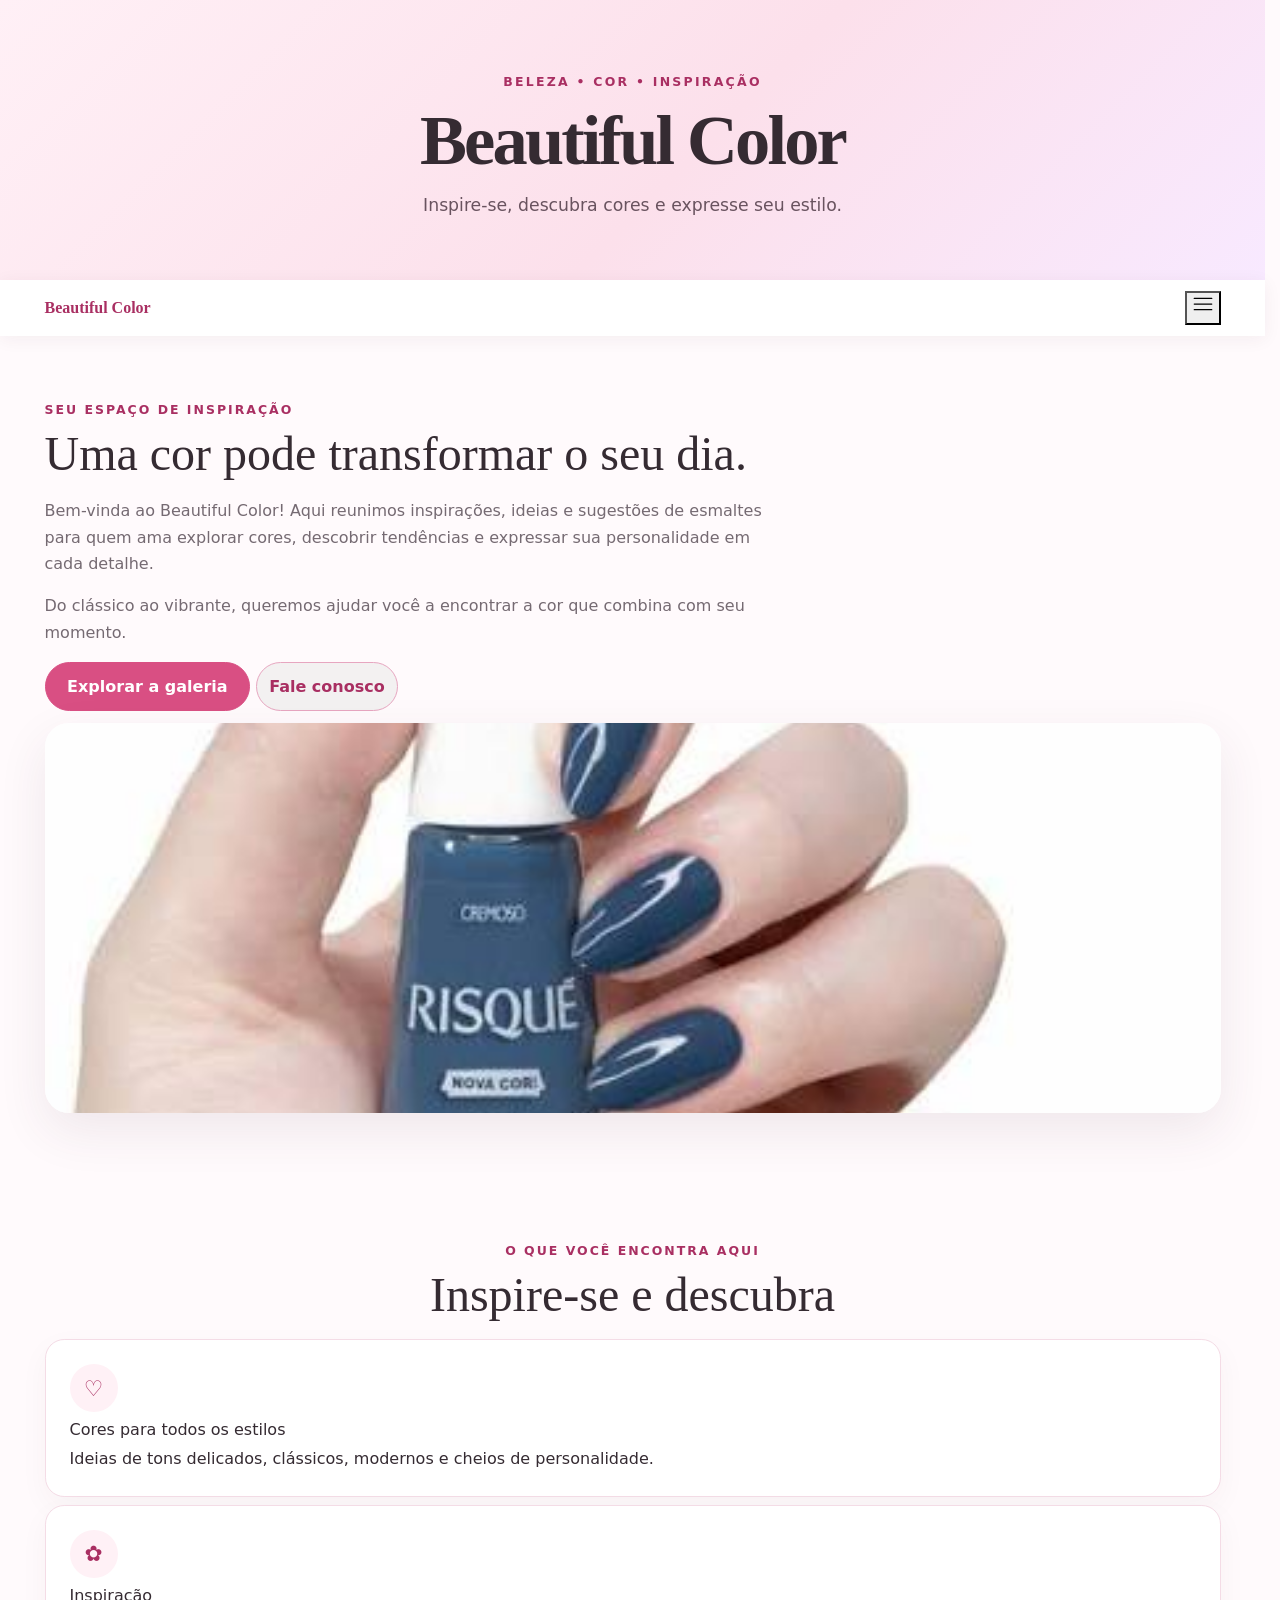
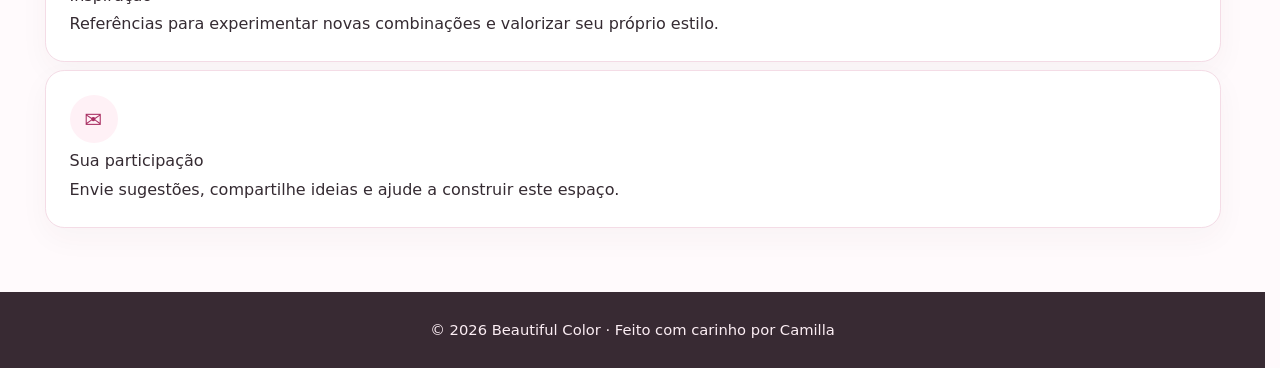
<file: html/index.html>
<!doctype html>
<html lang="pt-BR">

<head>
    <meta charset="utf-8">
    <meta name="viewport" content="width=device-width, initial-scale=1">

    <meta name="description" content="Beautiful Color: inspirações, cores e tendências de esmaltes.">

    <title>Beautiful Color | Início</title>

    <link rel="stylesheet" href="../css/bootstrap.min.css">
    <link rel="stylesheet" href="../css/style.css">
</head>

<body>

    <!-- CABEÇALHO -->
    <header class="site-header">
        <div class="container">
            <div class="eyebrow">beleza • cor • inspiração</div>

            <h1>Beautiful Color</h1>

            <p>Inspire-se, descubra cores e expresse seu estilo.</p>
        </div>
    </header>

    <!-- MENU DE NAVEGAÇÃO -->
    <nav class="navbar navbar-expand-lg sticky-top" aria-label="Navegação principal">

        <div class="container">

            <a class="navbar-brand" href="index.html">
                Beautiful Color
            </a>

            <!-- BOTÃO DO MENU -->
            <button
                class="navbar-toggler"
                type="button"
                data-bs-toggle="collapse"
                data-bs-target="#menuPrincipal"
                aria-controls="menuPrincipal"
                aria-expanded="false"
                aria-label="Abrir menu">

                <span class="navbar-toggler-icon"></span>

            </button>

            <!-- OPÇÕES DO MENU -->
            <div class="collapse navbar-collapse" id="menuPrincipal">

                <ul class="navbar-nav ms-auto">

                    <li class="nav-item">
                        <a class="nav-link active" aria-current="page" href="index.html">
                            Início
                        </a>
                    </li>

                    <li class="nav-item">
                        <a class="nav-link" href="sobre.html">
                            Sobre
                        </a>
                    </li>

                    <li class="nav-item">
                        <a class="nav-link" href="sobre.html#galeria">
                            Galeria
                        </a>
                    </li>

                    <li class="nav-item">
                        <a class="nav-link" href="contato.html">
                            Contato
                        </a>
                    </li>

                </ul>

            </div>

        </div>

    </nav>

    <!-- CONTEÚDO PRINCIPAL -->
    <main>

        <!-- APRESENTAÇÃO -->
        <section class="section-space">

            <div class="container">

                <div class="row align-items-center g-4 g-lg-5">

                    <div class="col-lg-6">

                        <div class="section-kicker">
                            Seu espaço de inspiração
                        </div>

                        <h2 class="section-title">
                            Uma cor pode transformar o seu dia.
                        </h2>

                        <p class="lead-copy">
                            Bem-vinda ao Beautiful Color! Aqui reunimos
                            inspirações, ideias e sugestões de esmaltes
                            para quem ama explorar cores, descobrir
                            tendências e expressar sua personalidade
                            em cada detalhe.
                        </p>

                        <p class="lead-copy">
                            Do clássico ao vibrante, queremos ajudar
                            você a encontrar a cor que combina com
                            seu momento.
                        </p>

                        <div class="d-flex flex-wrap gap-2 mt-4">

                            <a class="btn btn-rose" href="sobre.html#galeria">
                                Explorar a galeria
                            </a>

                            <a class="btn btn-outline-rose" href="contato.html">
                                Fale conosco
                            </a>

                        </div>

                    </div>

                    <div class="col-lg-6">

                        <div class="hero-card">

                            <img
                                src="../img/Esmalte.jpg"
                                alt="Esmalte em destaque para inspirar novas combinações de cores">

                        </div>

                    </div>

                </div>

            </div>

        </section>

        <!-- DIFERENCIAIS -->
        <section class="section-space pt-0">

            <div class="container">

                <div class="text-center mb-4">

                    <div class="section-kicker">
                        O que você encontra aqui
                    </div>

                    <h2 class="section-title">
                        Inspire-se e descubra
                    </h2>

                </div>

                <div class="row g-3">

                    <div class="col-md-4">

                        <article class="feature-card">

                            <div class="feature-icon mb-3">♡</div>

                            <h3 class="h5">
                                Cores para todos os estilos
                            </h3>

                            <p class="mb-0 text-secondary">
                                Ideias de tons delicados, clássicos,
                                modernos e cheios de personalidade.
                            </p>

                        </article>

                    </div>

                    <div class="col-md-4">

                        <article class="feature-card">

                            <div class="feature-icon mb-3">✿</div>

                            <h3 class="h5">
                                Inspiração
                            </h3>

                            <p class="mb-0 text-secondary">
                                Referências para experimentar novas
                                combinações e valorizar seu próprio estilo.
                            </p>

                        </article>

                    </div>

                    <div class="col-md-4">

                        <article class="feature-card">

                            <div class="feature-icon mb-3">✉</div>

                            <h3 class="h5">
                                Sua participação
                            </h3>

                            <p class="mb-0 text-secondary">
                                Envie sugestões, compartilhe ideias
                                e ajude a construir este espaço.
                            </p>

                        </article>

                    </div>

                </div>

            </div>

        </section>

    </main>

    <!-- RODAPÉ -->
    <footer class="site-footer">

        <div class="container">

            <p>
                © 2026 Beautiful Color · Feito com carinho por Camilla
            </p>

        </div>

    </footer>

    <!-- JAVASCRIPT DO BOOTSTRAP -->
    <script src="../js/bootstrap.bundle.min.js"></script>

</body>

</html>
</file>
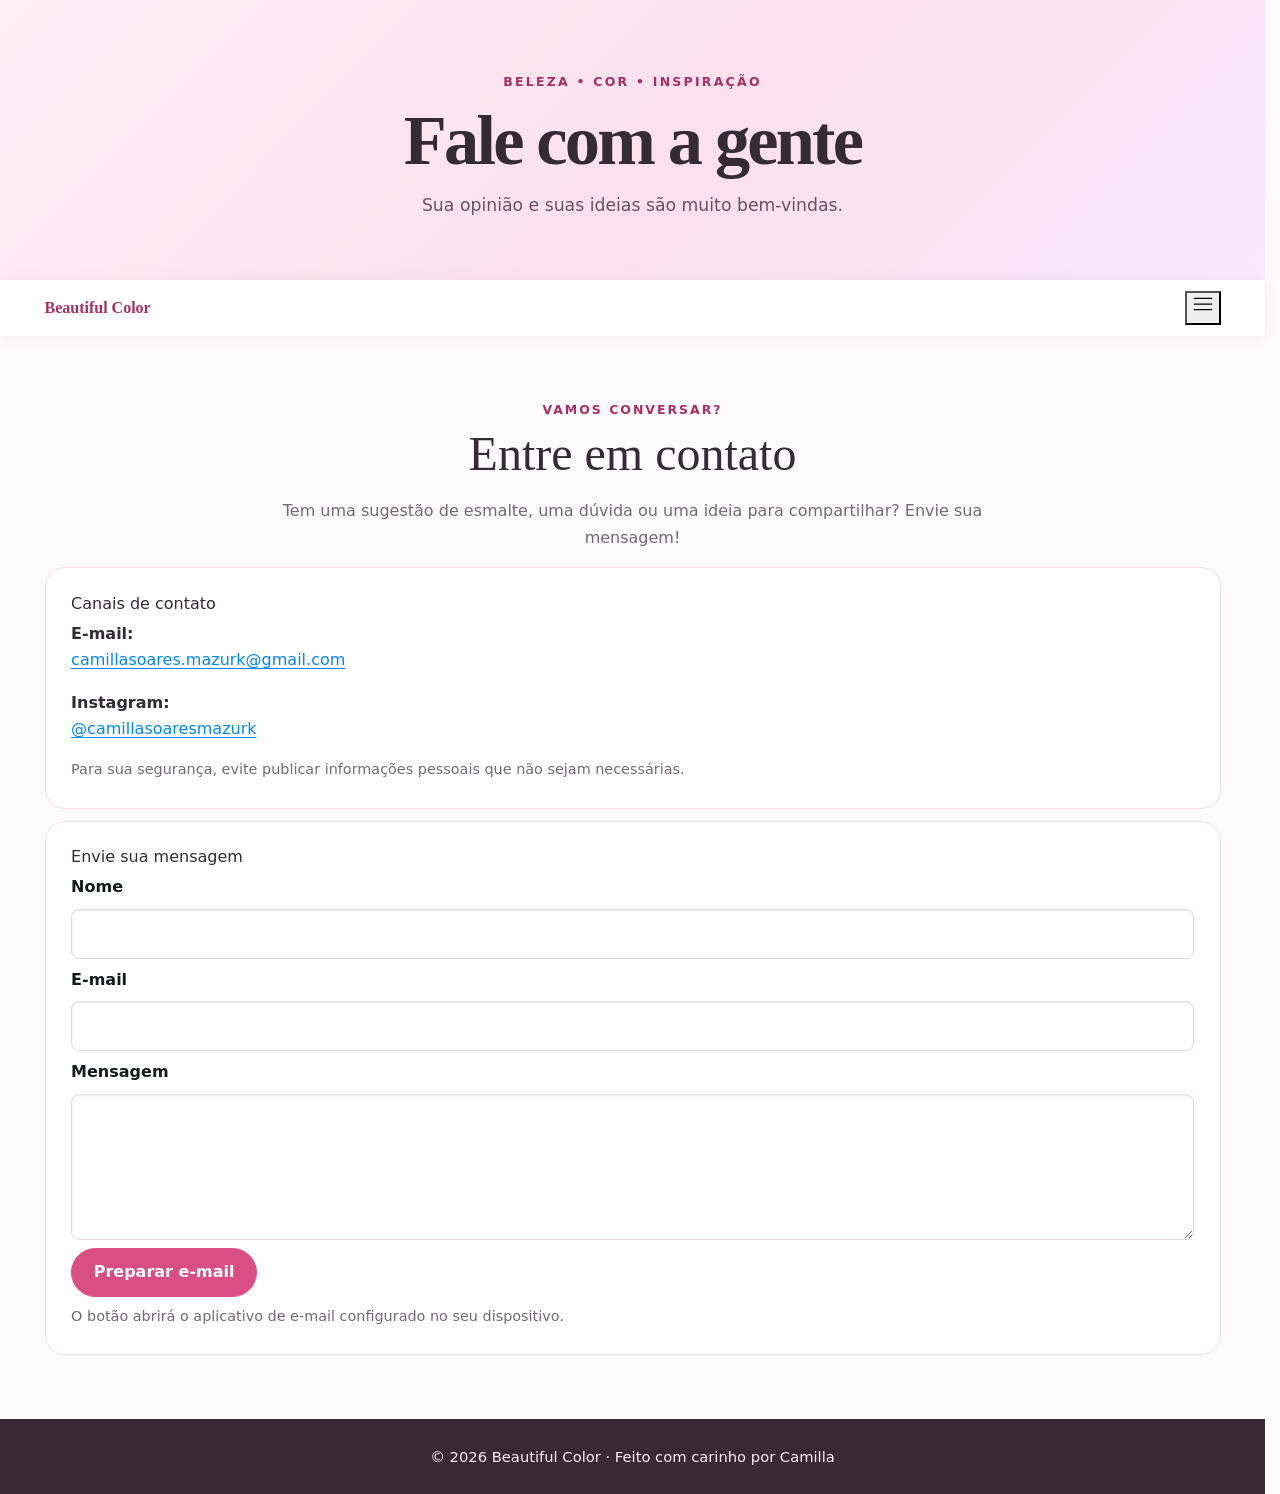
<file: html/contato.html>
<!doctype html>
<html lang="pt-BR">
<head>
  <meta charset="utf-8">
  <meta name="viewport" content="width=device-width, initial-scale=1">
  <meta name="description" content="Beautiful Color: inspirações, cores e tendências de esmaltes.">
  <title>Beautiful Color | Contato</title>
  <link rel="stylesheet" href="../css/bootstrap.min.css">
  <link rel="stylesheet" href="../css/style.css">
</head>
<body>
  <header class="site-header">
    <div class="container">
      <div class="eyebrow">beleza • cor • inspiração</div>
      <h1>Fale com a gente</h1>
      <p>Sua opinião e suas ideias são muito bem-vindas.</p>
    </div>
  </header>
  <nav class="navbar navbar-expand-lg sticky-top" aria-label="Navegação principal">
    <div class="container">
      <a class="navbar-brand" href="index.html">Beautiful Color</a>
      <button class="navbar-toggler" type="button" data-bs-toggle="collapse" data-bs-target="#menuPrincipal" aria-controls="menuPrincipal" aria-expanded="false" aria-label="Abrir menu">
        <span class="navbar-toggler-icon"></span>
      </button>
      <div class="collapse navbar-collapse" id="menuPrincipal">
        <ul class="navbar-nav ms-auto"><li class="nav-item"><a class="nav-link "  href="index.html">Início</a></li><li class="nav-item"><a class="nav-link "  href="sobre.html">Sobre</a></li><li class="nav-item"><a class="nav-link "  href="sobre.html#galeria">Galeria</a></li><li class="nav-item"><a class="nav-link active" aria-current="page" href="contato.html">Contato</a></li></ul>
      </div>
    </div>
  </nav>
  <main>

    <section class="section-space">
      <div class="container">
        <div class="text-center mb-5">
          <div class="section-kicker">Vamos conversar?</div>
          <h2 class="section-title">Entre em contato</h2>
          <p class="lead-copy mx-auto">Tem uma sugestão de esmalte, uma dúvida ou uma ideia para compartilhar? Envie sua mensagem!</p>
        </div>
        <div class="row g-4">
          <div class="col-lg-5">
            <div class="contact-panel">
              <h3 class="h5 mb-3">Canais de contato</h3>
              <p><strong>E-mail:</strong><br><a href="mailto:camillasoares.mazurk@gmail.com">camillasoares.mazurk@gmail.com</a></p>
              <p><strong>Instagram:</strong><br><a href="https://instagram.com/camillasoaresmazurk" target="_blank" rel="noopener noreferrer">@camillasoaresmazurk</a></p>
              <p class="small-note mb-0">Para sua segurança, evite publicar informações pessoais que não sejam necessárias.</p>
            </div>
          </div>
          <div class="col-lg-7">
            <div class="contact-panel">
              <h3 class="h5 mb-3">Envie sua mensagem</h3>
              <form id="formContato">
                <div class="mb-3">
                  <label class="form-label" for="nome">Nome</label>
                  <input class="form-control" type="text" id="nome" name="nome" autocomplete="name" required>
                </div>
                <div class="mb-3">
                  <label class="form-label" for="email">E-mail</label>
                  <input class="form-control" type="email" id="email" name="email" autocomplete="email" required>
                </div>
                <div class="mb-3">
                  <label class="form-label" for="mensagem">Mensagem</label>
                  <textarea class="form-control" id="mensagem" name="mensagem" rows="5" required></textarea>
                </div>
                <button class="btn btn-rose" type="submit">Preparar e-mail</button>
                <p class="small-note mt-3 mb-0" id="avisoFormulario">O botão abrirá o aplicativo de e-mail configurado no seu dispositivo.</p>
              </form>
            </div>
          </div>
        </div>
      </div>
    </section>
    <script>
      document.getElementById('formContato').addEventListener('submit', function (event) {
        event.preventDefault();
        if (!this.reportValidity()) return;
        const nome = document.getElementById('nome').value.trim();
        const email = document.getElementById('email').value.trim();
        const mensagem = document.getElementById('mensagem').value.trim();
        const assunto = encodeURIComponent('Mensagem pelo site Beautiful Color');
        const corpo = encodeURIComponent('Nome: ' + nome + '\nE-mail: ' + email + '\n\nMensagem:\n' + mensagem);
        window.location.href = 'mailto:camillasoares.mazurk@gmail.com?subject=' + assunto + '&body=' + corpo;
      });
    </script>

  </main>
  <footer class="site-footer">
    <div class="container"><p>© 2026 Beautiful Color · Feito com carinho por Camilla</p></div>
  </footer>
  <script src="../js/bootstrap.bundle.min.js"></script>
</body>
</html>
</file>
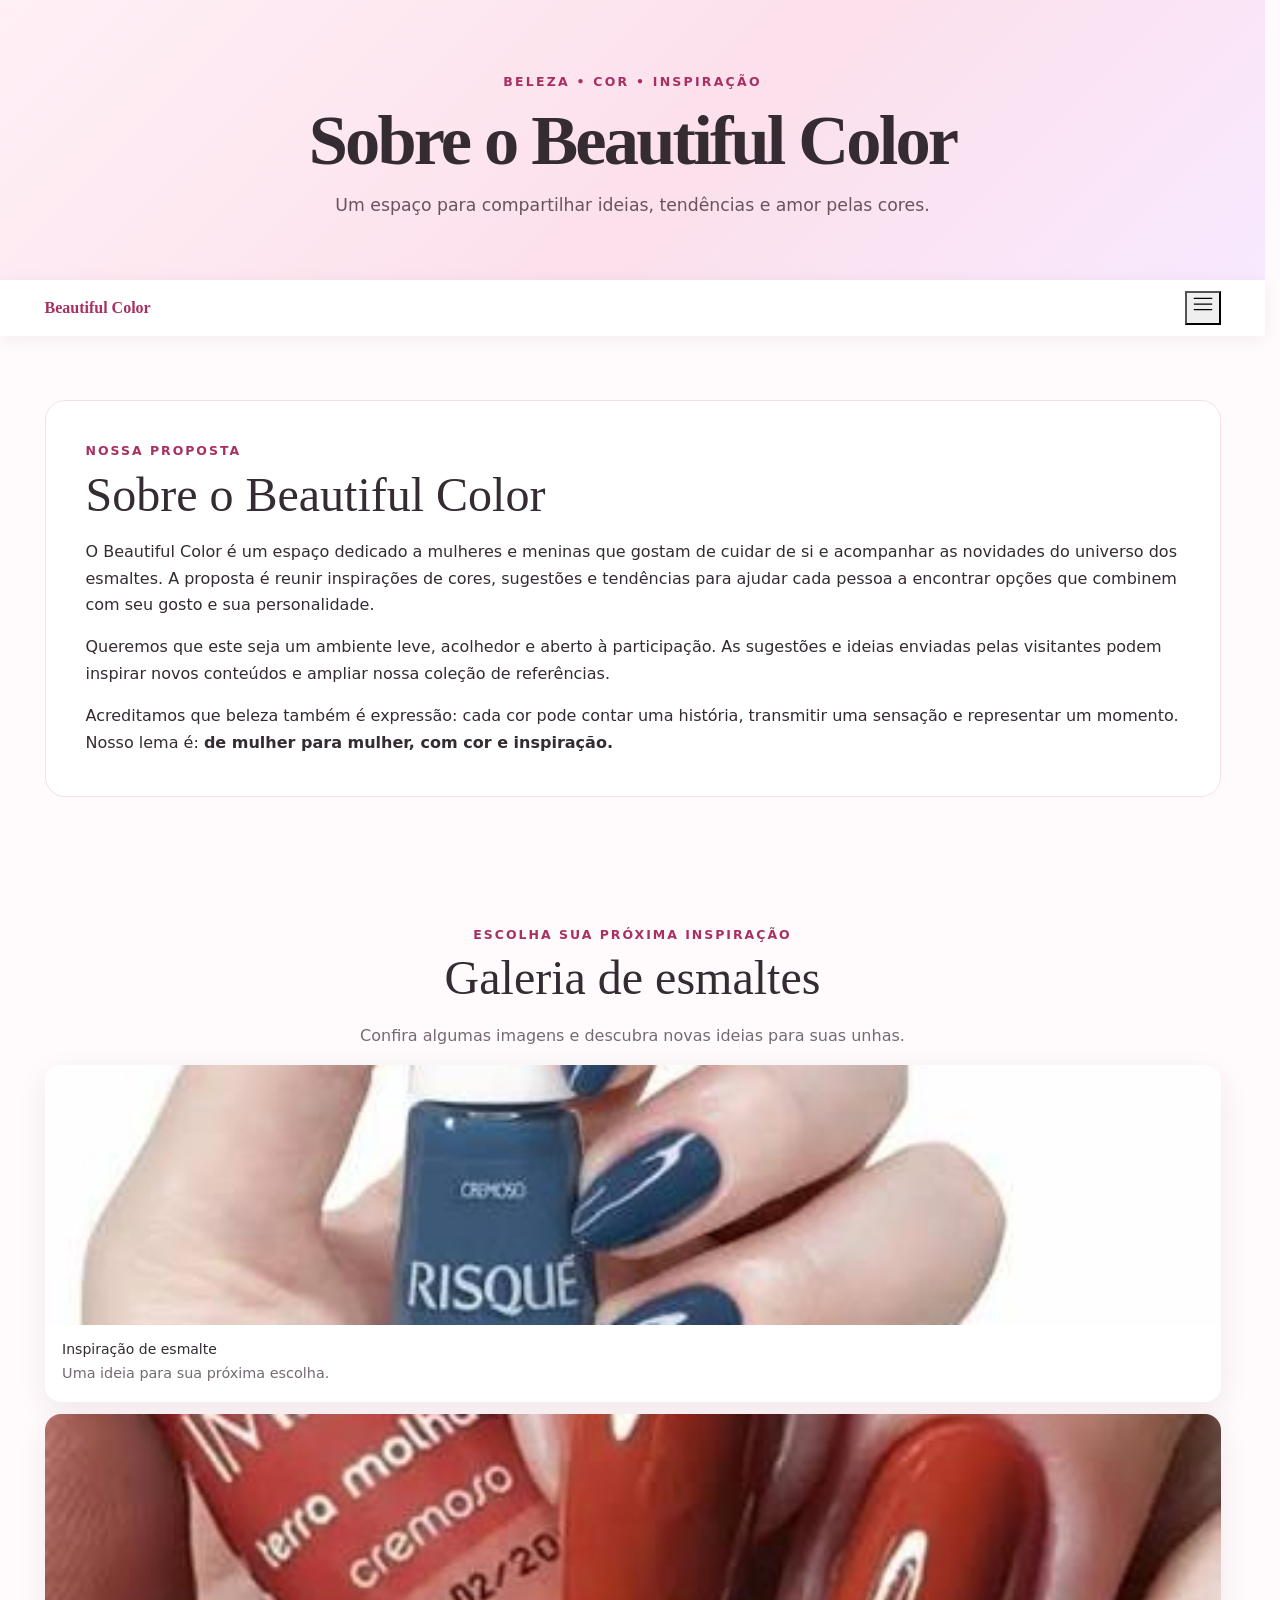
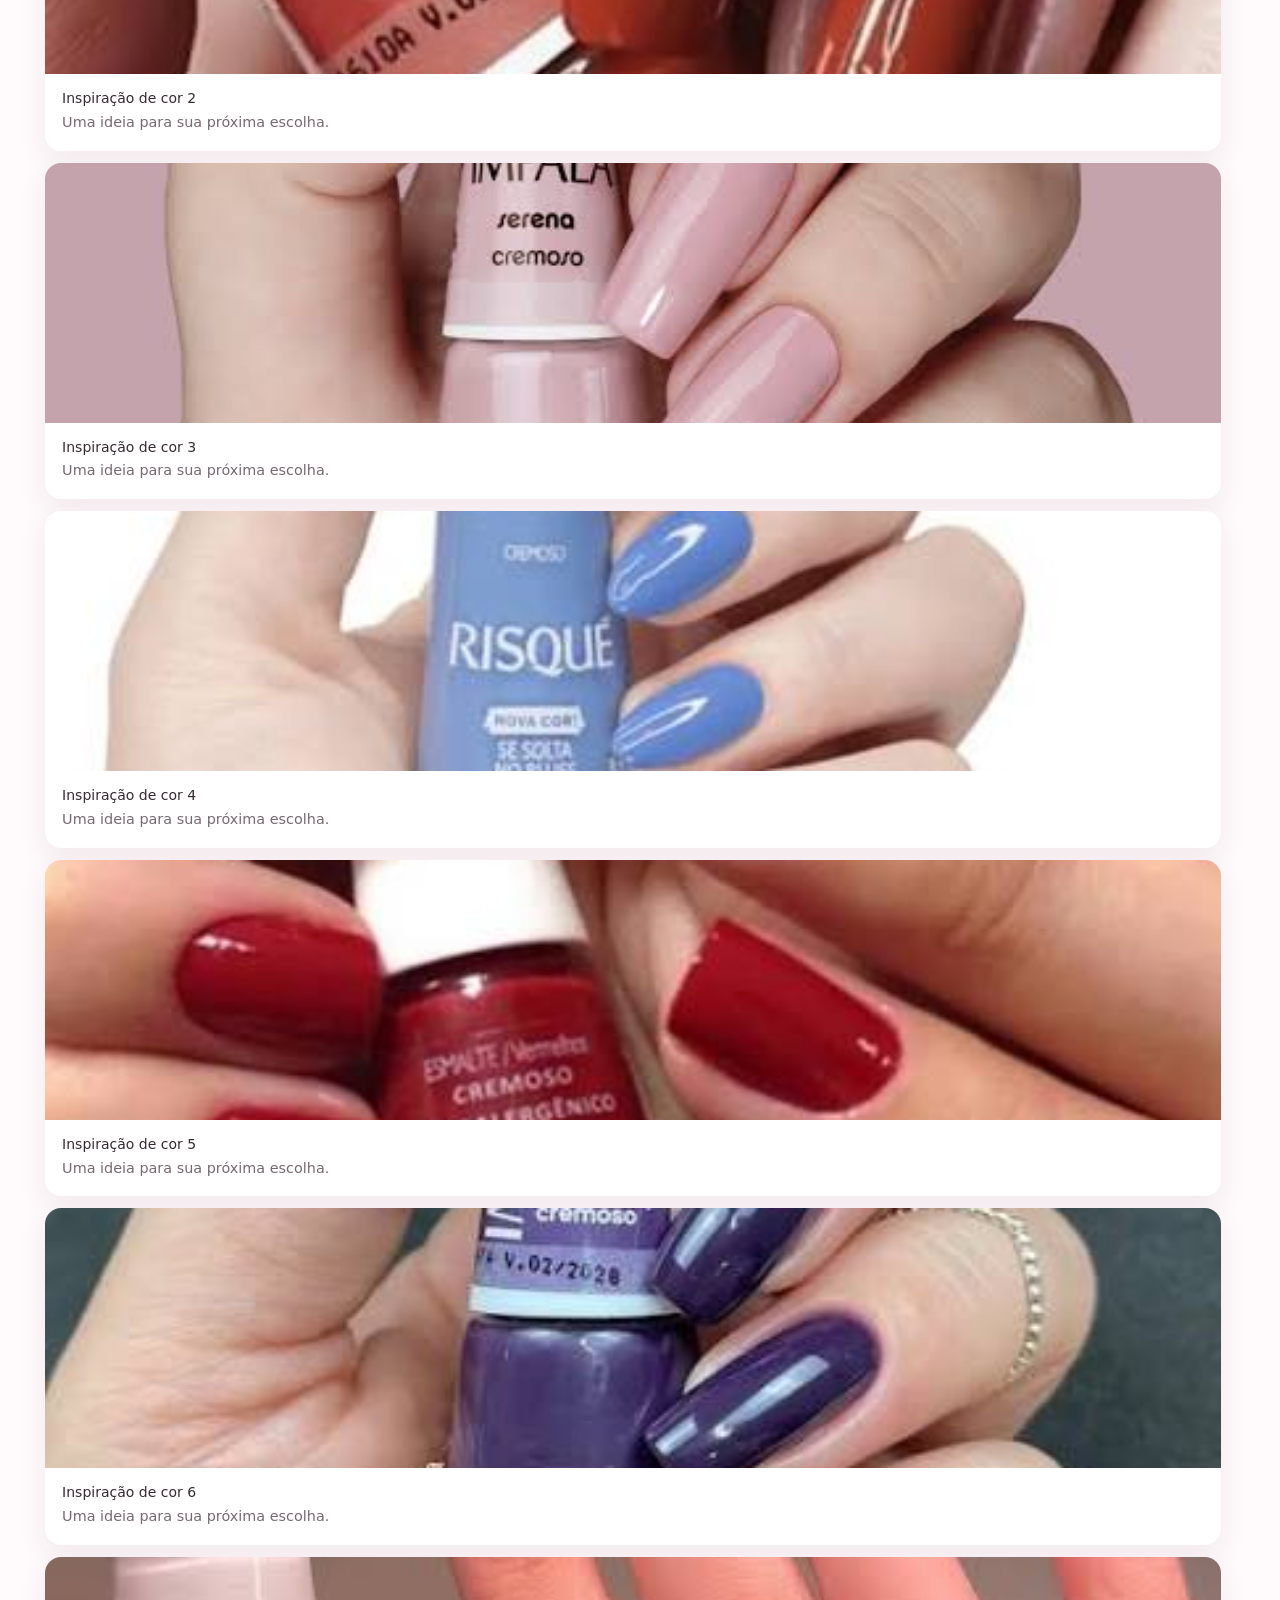
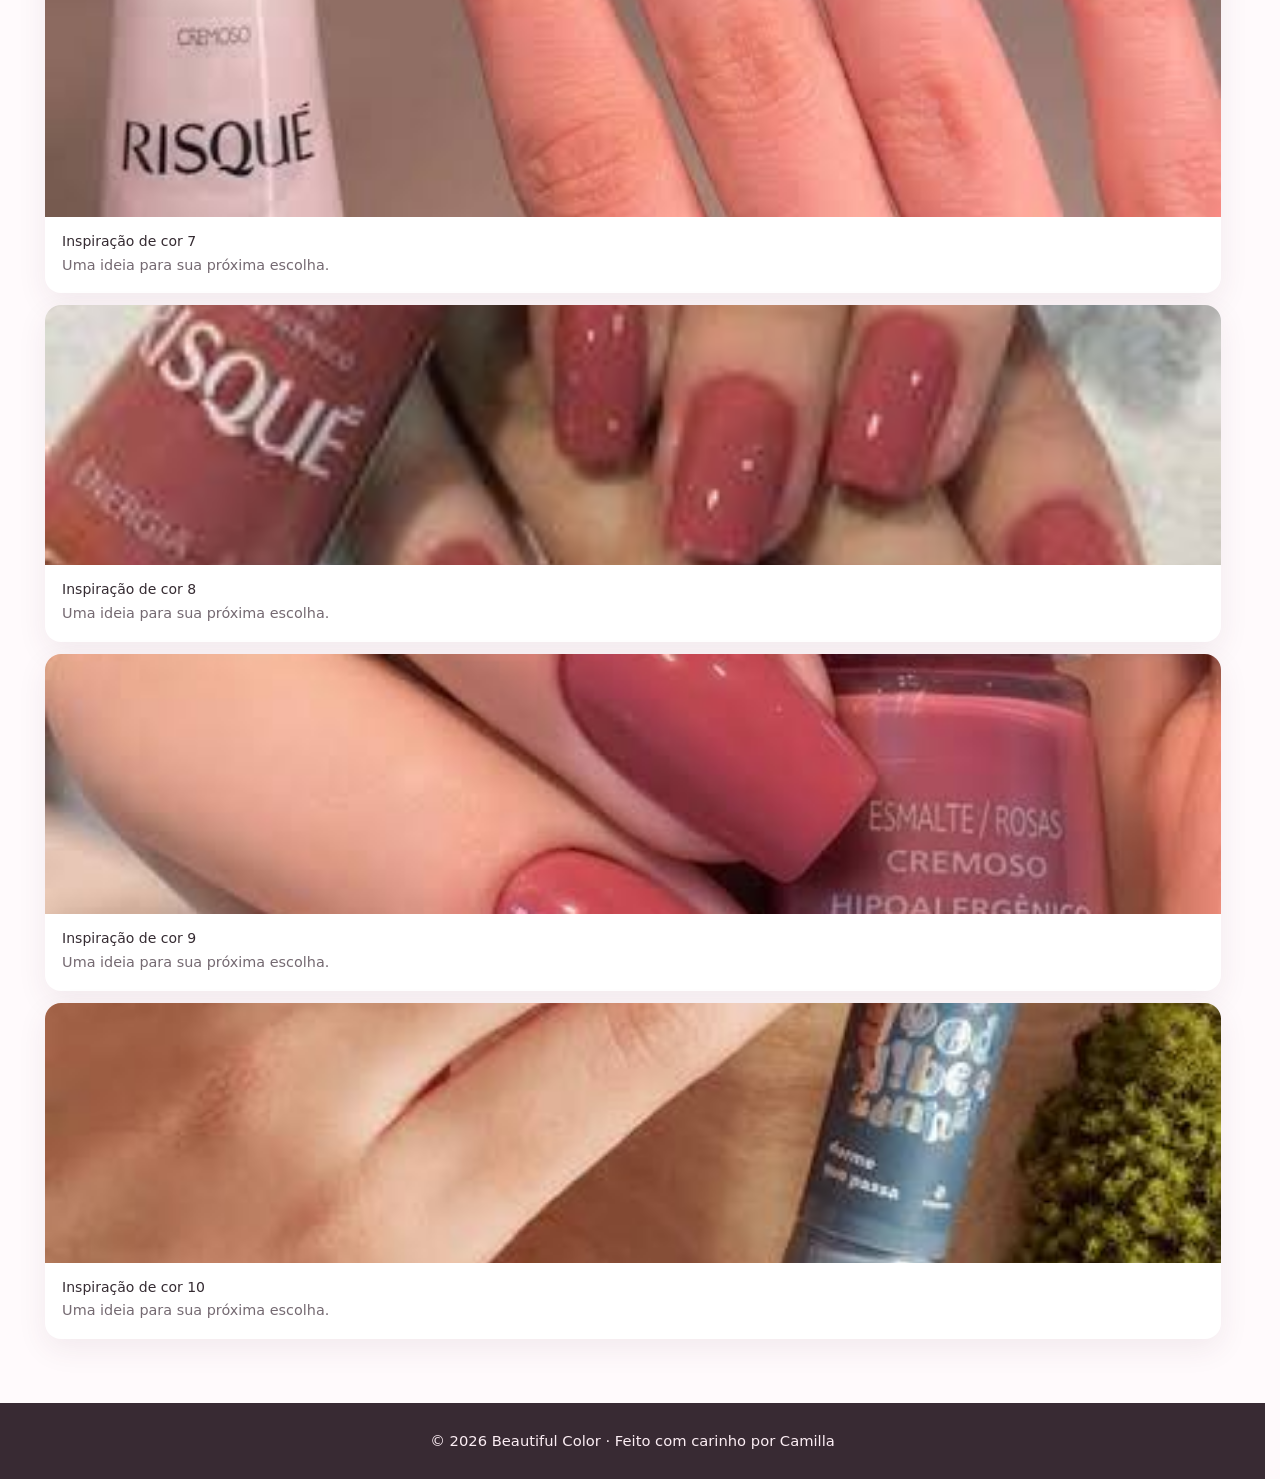
<file: html/sobre.html>
<!doctype html>
<html lang="pt-BR">
<head>
  <meta charset="utf-8">
  <meta name="viewport" content="width=device-width, initial-scale=1">
  <meta name="description" content="Beautiful Color: inspirações, cores e tendências de esmaltes.">
  <title>Beautiful Color | Sobre e Galeria</title>
  <link rel="stylesheet" href="../css/bootstrap.min.css">
  <link rel="stylesheet" href="../css/style.css">
</head>
<body>
  <header class="site-header">
    <div class="container">
      <div class="eyebrow">beleza • cor • inspiração</div>
      <h1>Sobre o Beautiful Color</h1>
      <p>Um espaço para compartilhar ideias, tendências e amor pelas cores.</p>
    </div>
  </header>
  <nav class="navbar navbar-expand-lg sticky-top" aria-label="Navegação principal">
    <div class="container">
      <a class="navbar-brand" href="index.html">Beautiful Color</a>
      <button class="navbar-toggler" type="button" data-bs-toggle="collapse" data-bs-target="#menuPrincipal" aria-controls="menuPrincipal" aria-expanded="false" aria-label="Abrir menu">
        <span class="navbar-toggler-icon"></span>
      </button>
      <div class="collapse navbar-collapse" id="menuPrincipal">
        <ul class="navbar-nav ms-auto"><li class="nav-item"><a class="nav-link "  href="index.html">Início</a></li><li class="nav-item"><a class="nav-link active" aria-current="page" href="sobre.html">Sobre</a></li><li class="nav-item"><a class="nav-link "  href="sobre.html#galeria">Galeria</a></li><li class="nav-item"><a class="nav-link "  href="contato.html">Contato</a></li></ul>
      </div>
    </div>
  </nav>
  <main>

    <section class="section-space">
      <div class="container">
        <div class="about-panel">
          <div class="section-kicker">Nossa proposta</div>
          <h2 class="section-title">Sobre o Beautiful Color</h2>
          <p>O Beautiful Color é um espaço dedicado a mulheres e meninas que gostam de cuidar de si e acompanhar as novidades do universo dos esmaltes. A proposta é reunir inspirações de cores, sugestões e tendências para ajudar cada pessoa a encontrar opções que combinem com seu gosto e sua personalidade.</p>
          <p>Queremos que este seja um ambiente leve, acolhedor e aberto à participação. As sugestões e ideias enviadas pelas visitantes podem inspirar novos conteúdos e ampliar nossa coleção de referências.</p>
          <p class="mb-0">Acreditamos que beleza também é expressão: cada cor pode contar uma história, transmitir uma sensação e representar um momento. Nosso lema é: <strong>de mulher para mulher, com cor e inspiração.</strong></p>
        </div>
      </div>
    </section>
    <section class="section-space pt-0" id="galeria">
      <div class="container">
        <div class="text-center mb-4">
          <div class="section-kicker">Escolha sua próxima inspiração</div>
          <h2 class="section-title">Galeria de esmaltes</h2>
          <p class="lead-copy mx-auto">Confira algumas imagens e descubra novas ideias para suas unhas.</p>
        </div>
        <div class="row g-4">
          <div class="col-sm-6 col-lg-4"><article class="gallery-card">
            <img src="../img/Esmalte.jpg" alt="Inspiração de esmalte" loading="lazy">
            <div class="card-body"><h3 class="h6 mb-1">Inspiração de esmalte</h3><p class="small-note mb-0">Uma ideia para sua próxima escolha.</p></div>
          </article></div>
          <div class="col-sm-6 col-lg-4"><article class="gallery-card">
            <img src="../img/Esmalte1.jpg" alt="Inspiração de cor 2" loading="lazy">
            <div class="card-body"><h3 class="h6 mb-1">Inspiração de cor 2</h3><p class="small-note mb-0">Uma ideia para sua próxima escolha.</p></div>
          </article></div>
          <div class="col-sm-6 col-lg-4"><article class="gallery-card">
            <img src="../img/Esmalte2.jpg" alt="Inspiração de cor 3" loading="lazy">
            <div class="card-body"><h3 class="h6 mb-1">Inspiração de cor 3</h3><p class="small-note mb-0">Uma ideia para sua próxima escolha.</p></div>
          </article></div>
          <div class="col-sm-6 col-lg-4"><article class="gallery-card">
            <img src="../img/Esmalte3.jpg" alt="Inspiração de cor 4" loading="lazy">
            <div class="card-body"><h3 class="h6 mb-1">Inspiração de cor 4</h3><p class="small-note mb-0">Uma ideia para sua próxima escolha.</p></div>
          </article></div>
          <div class="col-sm-6 col-lg-4"><article class="gallery-card">
            <img src="../img/Esmalte4.jpg" alt="Inspiração de cor 5" loading="lazy">
            <div class="card-body"><h3 class="h6 mb-1">Inspiração de cor 5</h3><p class="small-note mb-0">Uma ideia para sua próxima escolha.</p></div>
          </article></div>
          <div class="col-sm-6 col-lg-4"><article class="gallery-card">
            <img src="../img/Esmalte5.jpg" alt="Inspiração de cor 6" loading="lazy">
            <div class="card-body"><h3 class="h6 mb-1">Inspiração de cor 6</h3><p class="small-note mb-0">Uma ideia para sua próxima escolha.</p></div>
          </article></div>
          <div class="col-sm-6 col-lg-4"><article class="gallery-card">
            <img src="../img/Esmalte6.jpg" alt="Inspiração de cor 7" loading="lazy">
            <div class="card-body"><h3 class="h6 mb-1">Inspiração de cor 7</h3><p class="small-note mb-0">Uma ideia para sua próxima escolha.</p></div>
          </article></div>
          <div class="col-sm-6 col-lg-4"><article class="gallery-card">
            <img src="../img/Esmalte7.jpg" alt="Inspiração de cor 8" loading="lazy">
            <div class="card-body"><h3 class="h6 mb-1">Inspiração de cor 8</h3><p class="small-note mb-0">Uma ideia para sua próxima escolha.</p></div>
          </article></div>
          <div class="col-sm-6 col-lg-4"><article class="gallery-card">
            <img src="../img/Esmalte8.jpg" alt="Inspiração de cor 9" loading="lazy">
            <div class="card-body"><h3 class="h6 mb-1">Inspiração de cor 9</h3><p class="small-note mb-0">Uma ideia para sua próxima escolha.</p></div>
          </article></div>
          <div class="col-sm-6 col-lg-4"><article class="gallery-card">
            <img src="../img/Esmalte9.jpg" alt="Inspiração de cor 10" loading="lazy">
            <div class="card-body"><h3 class="h6 mb-1">Inspiração de cor 10</h3><p class="small-note mb-0">Uma ideia para sua próxima escolha.</p></div>
          </article></div>
        </div>
      </div>
    </section>

  </main>
  <footer class="site-footer">
    <div class="container"><p>© 2026 Beautiful Color · Feito com carinho por Camilla</p></div>
  </footer>
  <script src="../js/bootstrap.bundle.min.js"></script>
</body>
</html>
</file>
<file: css/style.css>
:root {
  --pink: #d94f83;
  --pink-dark: #a92f62;
  --rose: #fff1f6;
  --ink: #352b32;
  --muted: #756a72;
  --cream: #fffafc;
}
* { box-sizing: border-box; }
html { scroll-behavior: smooth; }
body {
  margin: 0; color: var(--ink); background: var(--cream);
  font-family: "Segoe UI", system-ui, -apple-system, sans-serif;
  line-height: 1.65;
}
.site-header {
  background: linear-gradient(135deg, #fff0f6 0%, #fce0eb 55%, #f8e9ff 100%);
  padding: 4.5rem 1rem 3.8rem; text-align: center;
}
.site-header .eyebrow {
  color: var(--pink-dark); font-size: .78rem; font-weight: 700;
  letter-spacing: .18em; text-transform: uppercase;
}
.site-header h1 {
  margin: .35rem 0 .5rem; font-family: Georgia, serif;
  font-size: clamp(2.4rem, 6vw, 4.4rem); font-weight: 600;
  letter-spacing: -.04em;
}
.site-header p { margin: 0; color: #69535f; font-size: 1.08rem; }
.navbar { background: rgba(255,255,255,.96); box-shadow: 0 3px 18px rgba(65,35,50,.06); }
.navbar-brand { color: var(--pink-dark) !important; font-family: Georgia,serif; font-weight: 700; }
.nav-link { color: var(--ink) !important; font-weight: 600; }
.nav-link:hover, .nav-link.active { color: var(--pink-dark) !important; }
main { min-height: 55vh; }
.section-space { padding: 4rem 0; }
.section-kicker { color: var(--pink-dark); font-size: .78rem; font-weight: 700; letter-spacing: .16em; text-transform: uppercase; }
.section-title { font-family: Georgia,serif; font-size: clamp(2rem,4vw,3rem); margin: .25rem 0 1rem; }
.lead-copy { max-width: 720px; color: var(--muted); }
.hero-card {
  overflow: hidden; border: 0; border-radius: 1.5rem;
  background: white; box-shadow: 0 18px 50px rgba(83,42,62,.09);
}
.hero-card img { width: 100%; height: 390px; object-fit: cover; }
.btn-rose {
  --bs-btn-color: #fff; --bs-btn-bg: var(--pink); --bs-btn-border-color: var(--pink);
  --bs-btn-hover-color: #fff; --bs-btn-hover-bg: var(--pink-dark); --bs-btn-hover-border-color: var(--pink-dark);
  border-radius: 999px; padding: .72rem 1.35rem; font-weight: 650;
}
.btn-outline-rose {
  --bs-btn-color: var(--pink-dark); --bs-btn-border-color: #e7a6c0;
  --bs-btn-hover-bg: var(--pink); --bs-btn-hover-color: #fff; --bs-btn-hover-border-color: var(--pink);
  border-radius: 999px; font-weight: 650;
}
.feature-card {
  height: 100%; border: 1px solid #f4dce6; border-radius: 1.2rem;
  padding: 1.5rem; background: #fff; box-shadow: 0 10px 30px rgba(83,42,62,.04);
}
.feature-icon { width: 48px; height: 48px; display:grid; place-items:center; border-radius:50%; background:var(--rose); color:var(--pink-dark); font-size:1.35rem; }
.gallery-card {
  height: 100%; overflow: hidden; border: 0; border-radius: 1rem;
  background: #fff; box-shadow: 0 10px 30px rgba(83,42,62,.08);
}
.gallery-card img { width: 100%; height: 260px; object-fit: cover; transition: transform .35s ease; }
.gallery-card:hover img { transform: scale(1.04); }
.gallery-card .card-body { padding: 1rem 1.1rem; }
.about-panel { background: #fff; border: 1px solid #f5dfe8; border-radius: 1.25rem; padding: clamp(1.4rem,4vw,2.5rem); }
.contact-panel { background: #fff; border: 1px solid #f5dfe8; border-radius: 1.25rem; padding: 1.6rem; height: 100%; }
.form-control { border-color: #ead7df; padding: .75rem .9rem; }
.form-control:focus { border-color: #dc82a7; box-shadow: 0 0 0 .2rem rgba(217,79,131,.12); }
.form-label { font-weight: 650; }
.site-footer { background: #382a33; color: #fceef4; padding: 1.6rem 1rem; text-align:center; }
.site-footer p { margin: 0; font-size: .92rem; }
.small-note { color: var(--muted); font-size: .9rem; }
@media (max-width: 575.98px) {
  .site-header { padding: 3.2rem 1rem 2.8rem; }
  .section-space { padding: 2.8rem 0; }
  .hero-card img { height: 280px; }
  .gallery-card img { height: 230px; }
}
</file>
